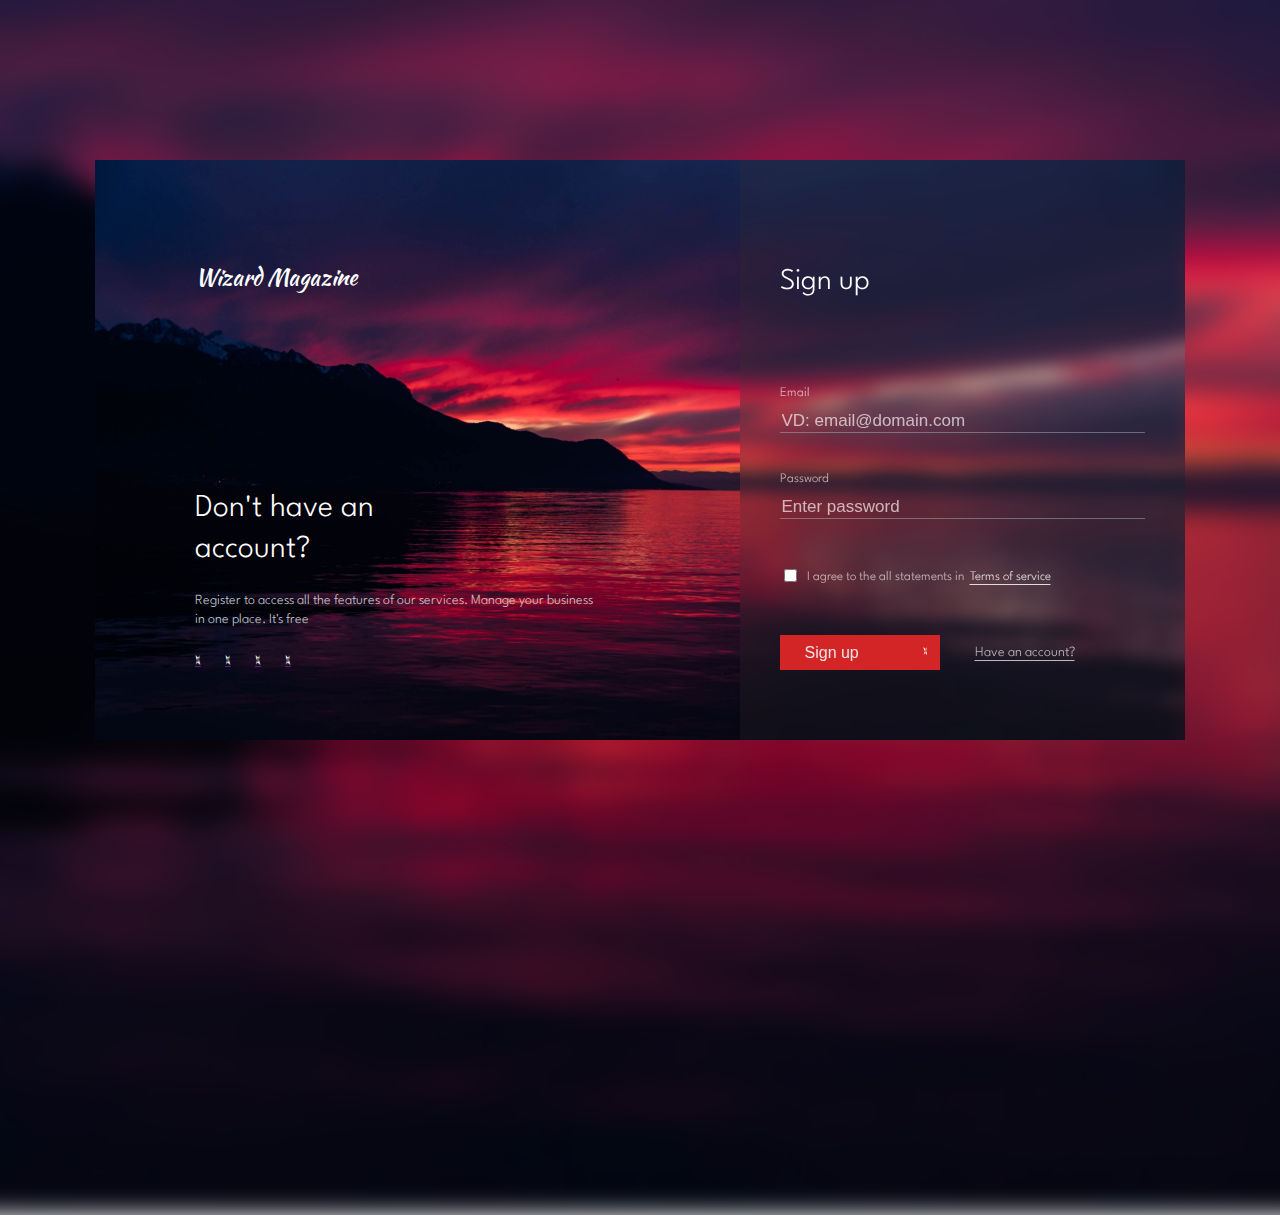
<file: LoginDarkSunSet/index.html>
<!DOCTYPE html>
<html lang="en">
<head>
   <meta charset="UTF-8">
   <meta http-equiv="X-UA-Compatible" content="IE=edge">
   <meta name="viewport" content="width=device-width, initial-scale=1.0">
   <title>Blur login</title>
   <link rel="stylesheet" href="style.css">
   <link rel="stylesheet" href="https://cdnjs.cloudflare.com/ajax/libs/font-awesome/4.7.0/css/font-awesome.min.css">
   <link rel="stylesheet" href="https://pro.fontawesome.com/releases/v5.10.0/css/all.css" integrity="sha384-AYmEC3Yw5cVb3ZcuHtOA93w35dYTsvhLPVnYs9eStHfGJvOvKxVfELGroGkvsg+p" crossorigin="anonymous"/>
   <link rel="preconnect" href="https://fonts.googleapis.com">
   <link rel="preconnect" href="https://fonts.gstatic.com" crossorigin>
   <link href="https://fonts.googleapis.com/css2?family=Spartan:wght@300;400;500;600&display=swap" rel="stylesheet">
   <link href="https://fonts.googleapis.com/css2?family=Kaushan+Script&display=swap" rel="stylesheet">
</head>
<body >
   <div class="overlay"></div>
   <div class="login-container">
      <div>
         <div class="logo">
            <i class="fas fa-hat-wizard"></i>
            <span>Wizard Magazine</span>
         </div>
         <div class="register">
            <div>Don't have an account?</div>
            <p>Register to access all the features of our services. Manage your business in one place. It's free</p>
            <div class="social">
               <a data-toggle="tooltip" title="Facebook" href=""><i class="fab fa-facebook-f"></i></a>
               <a data-toggle="tooltip" title="Google" href=""><i class="fab fa-google"></i></a>
               <a data-toggle="tooltip" title="Pinterest" href=""><i class="fab fa-pinterest-p"></i></a>
               <a data-toggle="tooltip" title="Github" href=""><i class="fab fa-github"></i></a>
            </div>
         </div>
      </div>

      <div class="form-login">
         <form action="" method="POST" class="form" id="form-2">
            <h3 class="heading">Sign up</h3>      
            <div class="spacer"></div>
      
            <div class="form-group">
              <label for="email" class="form-label">Email</label>
              <input id="email" name="email" type="text" placeholder="VD: email@domain.com" class="form-control">
              <span class="form-message"></span>
            </div>
      
            <div class="form-group">
              <label for="password" class="form-label">Password</label>
              <input id="password" name="password" type="password" placeholder="Enter password" class="form-control">
              <span class="form-message"></span>
            </div>

            <div class="form-group f-term">
               <input id="agree" name="agree" type="checkbox" class="form-control">
               <label for="agree" class="form-label">I agree to the all statements in <a href="">Terms of service</a></label>               
               <span class="form-message"></span>
             </div>
      
            <div class="sign-up">
               <div>
                  <button class="form-submit">Sign up</button>
                  <i class="fas fa-chevron-right"></i>
               </div>
               <a href="">Have an account?</a>
            </div>
          </form>
      </div>
   </div>


   <script src="validate.js"></script>
   <script>
      // Select all elements with data-toggle="tooltips" in the document
      $('[data-toggle="tooltip"]').tooltip();

      // Select a specified element
      // $('#myTooltip').tooltip();
    

    document.addEventListener('DOMContentLoaded', function () {
      // Mong muốn của chúng ta
      Validator({
        form: '#form-1',
        formGroupSelector: '.form-group',
        errorSelector: '.form-message',
        rules: [
          Validator.isRequired('#fullname', 'Vui lòng nhập tên đầy đủ của bạn'),
          Validator.isEmail('#email'),
          Validator.minLength('#password', 6),
          Validator.isRequired('#password_confirmation'),
          Validator.isConfirmed('#password_confirmation', function () {
            return document.querySelector('#form-1 #password').value;
          }, 'Mật khẩu nhập lại không chính xác')
        ],
        onSubmit: function (data) {
          // Call API
          console.log(data);
        }
      });


      Validator({
        form: '#form-2',
        formGroupSelector: '.form-group',
        errorSelector: '.form-message',
        rules: [
          Validator.isEmail('#email'),
          Validator.minLength('#password', 6),
        ],
        onSubmit: function (data) {
          // Call API
          console.log(data);
        }
      });
    });

  </script>
</body>
</html>
</file>
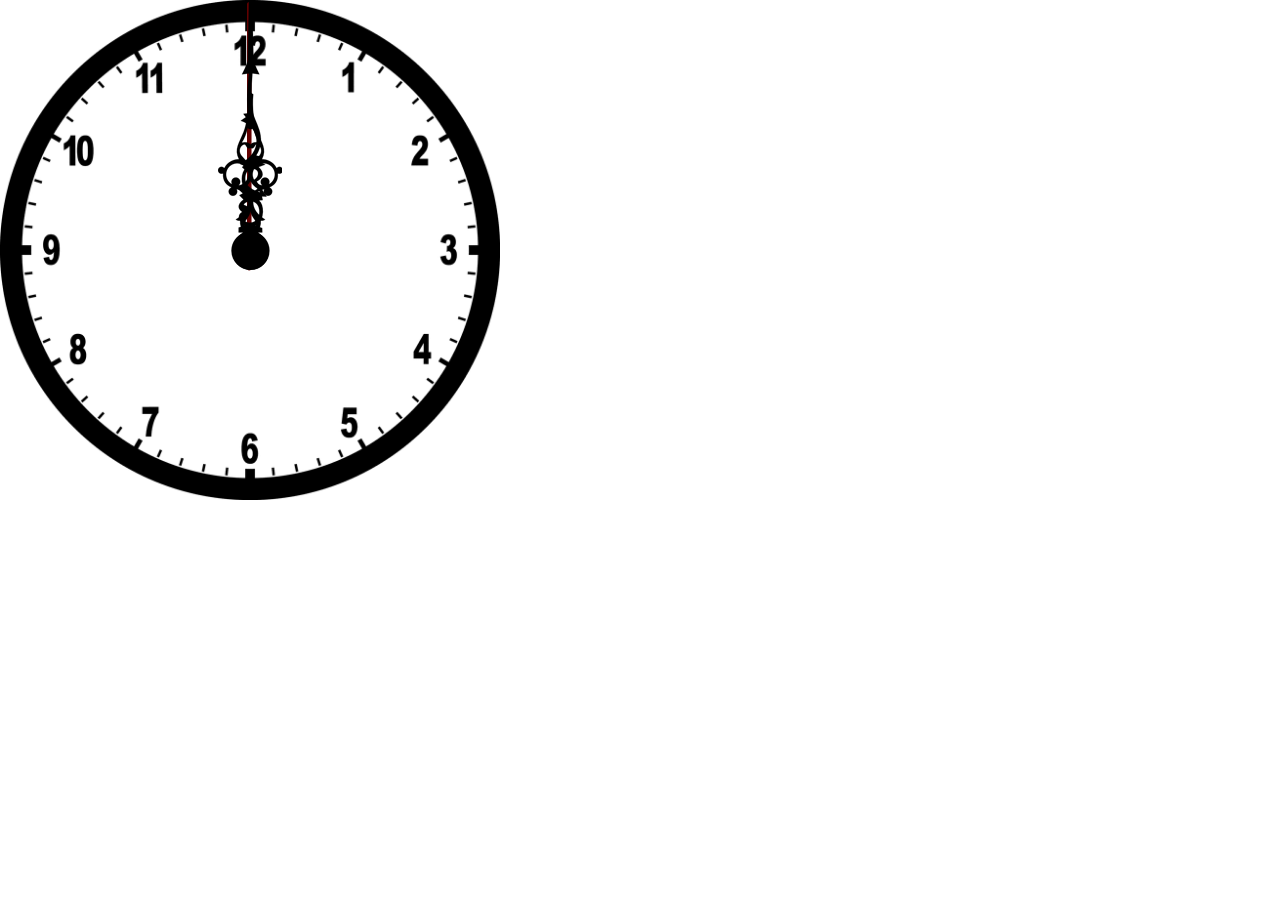
<file: javascrip/đồng hồ treo tương/index.html>
<!DOCTYPE html>
<html lang="en">
<head>
	<meta charset="UTF-8">
	<title>Clock</title>
	<script src="js/jquery-3.2.1.js"></script>
	<style>
		#clock-face, #sec-hand, #min-hand, #hour-hand {
			position: absolute;
			top: 0;
			left: 0;
			width: 500px;
		}
	</style>
</head>
<body>
	<img src="images/clockface.gif" alt="" id="clock-face">
	<img  src="images/sec_hand.png" alt=""  id="sec-hand">
	<img  src="images/minute_hand.png" alt="" id="min-hand">
	<img  src="images/hour_hand.png" alt="" id="hour-hand">
	<script src="js/scrip.js"></script>
</body>
</html>
</file>
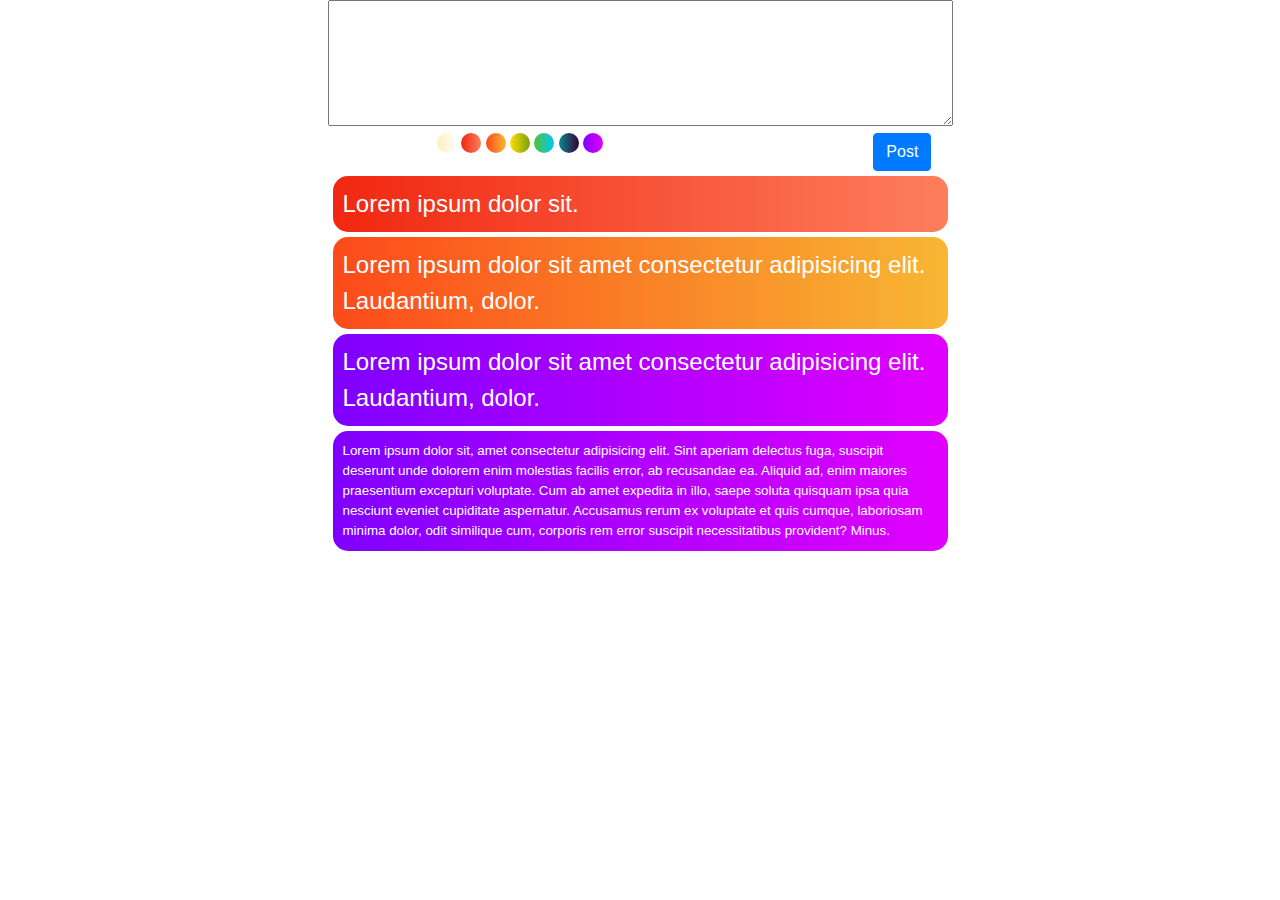
<file: javascrip/chat javascrip.html>
<!DOCTYPE html>
<html lang="en">

<head>
    <meta charset="UTF-8">
    <meta name="viewport" content="width=b4-fo, initial-scale=1.0">
    <meta http-equiv="X-UA-Compatible" content="ie=edge">
    <link rel="stylesheet" href="https://maxcdn.bootstrapcdn.com/bootstrap/4.5.0/css/bootstrap.min.css">
    <script src="https://ajax.googleapis.com/ajax/libs/jquery/3.5.1/jquery.min.js"></script>
    <script src="https://cdnjs.cloudflare.com/ajax/libs/popper.js/1.16.0/umd/popper.min.js"></script>
    <script src="https://maxcdn.bootstrapcdn.com/bootstrap/4.5.0/js/bootstrap.min.js"></script>
    <title>Document</title>
    <style>
        #status {
            width: 100%;
        }

        .theme div {
            width: 20px;
            height: 20px;
            display: inline-block;
            border-radius: 15px
        }
        .white{
            background: linear-gradient(to right, #ffefba, #ffffff); 
        }
        .red {
            background: linear-gradient(to right, #f12711, #fc4a1ab5);
            color: white
        }
        .orange {
            background: linear-gradient(to right, #fc4a1a, #f7b733);
            color: white
        }
        .yellow {
            background: linear-gradient(to right, #ffe000, #799f0c);
            color: white
        }
        .green {
            background: linear-gradient(to right, #52c234, #00c6ff);
            color: white
        }
        .blue {
            background: linear-gradient(to right, #0b8793, #360033);
            color: white
        }
        .purple {
            background: linear-gradient(to right, #7f00ff, #e100ff);
            color: white
        }
        article {
            border-radius: 15px;
            margin: 5px;
            padding: 10px;
            font-size: 18pt
        }
        .small-text{
            font-size: 10pt
        }
    </style>
</head>
<body>
    <div class="comtainer">
        <div class="row">
            <div class="col-md-6 offset-md-3">
                <textarea name="" id="status" cols="30" rows="5" ></textarea>
            </div>
            <div class="col-md-4 offset-md-4 theme">
                <div class="white"></div>
                <div class="red"></div>
                <div class="orange"></div>
                <div class="yellow"></div>
                <div class="green"></div>
                <div class="blue"></div>
                <div class="purple"></div>
            </div>
            <div class="col-md-1">
                <button class="btn btn-primary">Post</button>
            </div>
        </div>
        <div class="row">
            <div class="col-md-6 offset-md-3 status-area">
                <article class="red">Lorem ipsum dolor sit.</article>
                <article class="orange">Lorem ipsum dolor sit amet consectetur adipisicing elit. 
                    Laudantium, dolor.</article>
                <article class="purple">Lorem ipsum dolor sit amet consectetur adipisicing elit. 
                    Laudantium, dolor.</article>
                <article class="purple small-text">Lorem ipsum dolor sit, amet consectetur adipisicing elit. 
                    Sint aperiam delectus fuga, suscipit deserunt unde dolorem enim molestias facilis error, 
                    ab recusandae ea. Aliquid ad, enim maiores praesentium excepturi voluptate. 
                    Cum ab amet expedita in illo, saepe soluta quisquam ipsa quia nesciunt eveniet cupiditate 
                    aspernatur. Accusamus rerum ex voluptate et quis cumque, laboriosam minima dolor, 
                    odit similique cum, corporis rem error suscipit necessitatibus provident? Minus.</article>
            </div>
        </div>
    </div>
    <script>
          const white = document.querySelector('.white');
          const red = document.querySelector('.red');
          const orange = document.querySelector('.orange');
          const yellow = document.querySelector('.yellow');
          const green = document.querySelector('.green');
          const blue = document.querySelector('.blue');
          const purple = document.querySelector('.purple');

          const status = document.querySelector('#status');
          const status_area = document.querySelector('.status-area');
          const post = document.querySelector('button');

          let color=['white','red','orange','yellow','green','blue','purple'];
          white.onclick = () => {
           for(let i=0;i<color.length;i++){
            status.classList.remove(color[i]);
           }
            status.classList.add('white');
         }
         red.onclick = () => {
           for(let i=0;i<color.length;i++){
            status.classList.remove(color[i]);
           }
            status.classList.add('red');
         }
         orange.onclick = () => {
           for(let i=0;i<color.length;i++){
            status.classList.remove(color[i]);
           }
            status.classList.add('orange');
         }
         yellow.onclick = () => {
           for(let i=0;i<color.length;i++){
            status.classList.remove(color[i]);
           }
            status.classList.add('yellow');
         }
         green.onclick = () => {
           for(let i=0;i<color.length;i++){
            status.classList.remove(color[i]);
           }
            status.classList.add('green');
         }
         blue.onclick = () => {
           for(let i=0;i<color.length;i++){
            status.classList.remove(color[i]);
           }
            status.classList.add('blue');
         }
         purple.onclick = () => {
           for(let i=0;i<color.length;i++){
            status.classList.remove(color[i]);
           }
            status.classList.add('purple');
         }
         post.onclick = () => {
            status_area.insertAdjacentHTML('beforeend','<article class="'+status.classList+'">'+status.value+'</article>');
         }
    </script>
</body>

</html>
</file>
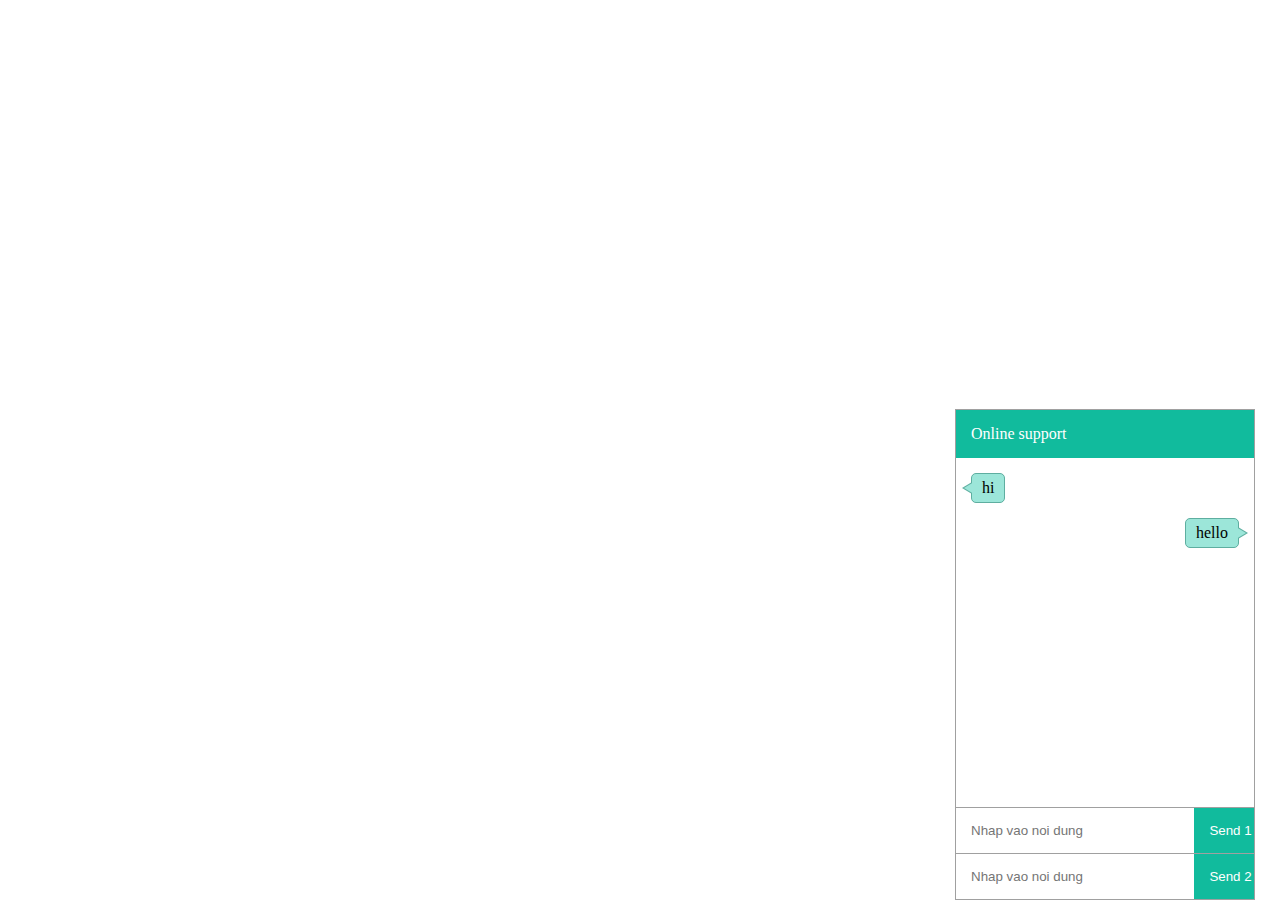
<file: javascrip/chat right màn hinh/chat.html>
<!DOCTYPE html>
<html>
<head>
<title>Chat</title>
<script src="js/jquery-3.2.1.js"></script>
<link rel="stylesheet" type="text/css" href="css/styles.css">
</head>
	
<body>
	
	 <div class="chat-cover">
	 	<div class="btn-show">Online support</div>
	 	<div class="chat">
	 		<div class="box-msg msg-left">hi</div>
			<div class="box-msg msg-right">hello</div>
	 	</div>
	 	<div class="control">
	 		<input type="text" id="message" placeholder="Nhap vao noi dung">
	 		<input type="button" value="Send 1" id="send">
	 	</div>
	 	<div class="control">
	 		<input type="text" id="message2" placeholder="Nhap vao noi dung">
	 		<input type="button" value="Send 2" id="send2">
	 	</div>
	</div>
	<script src="js/scrip.js"></script>
</body>
</html>
</file>
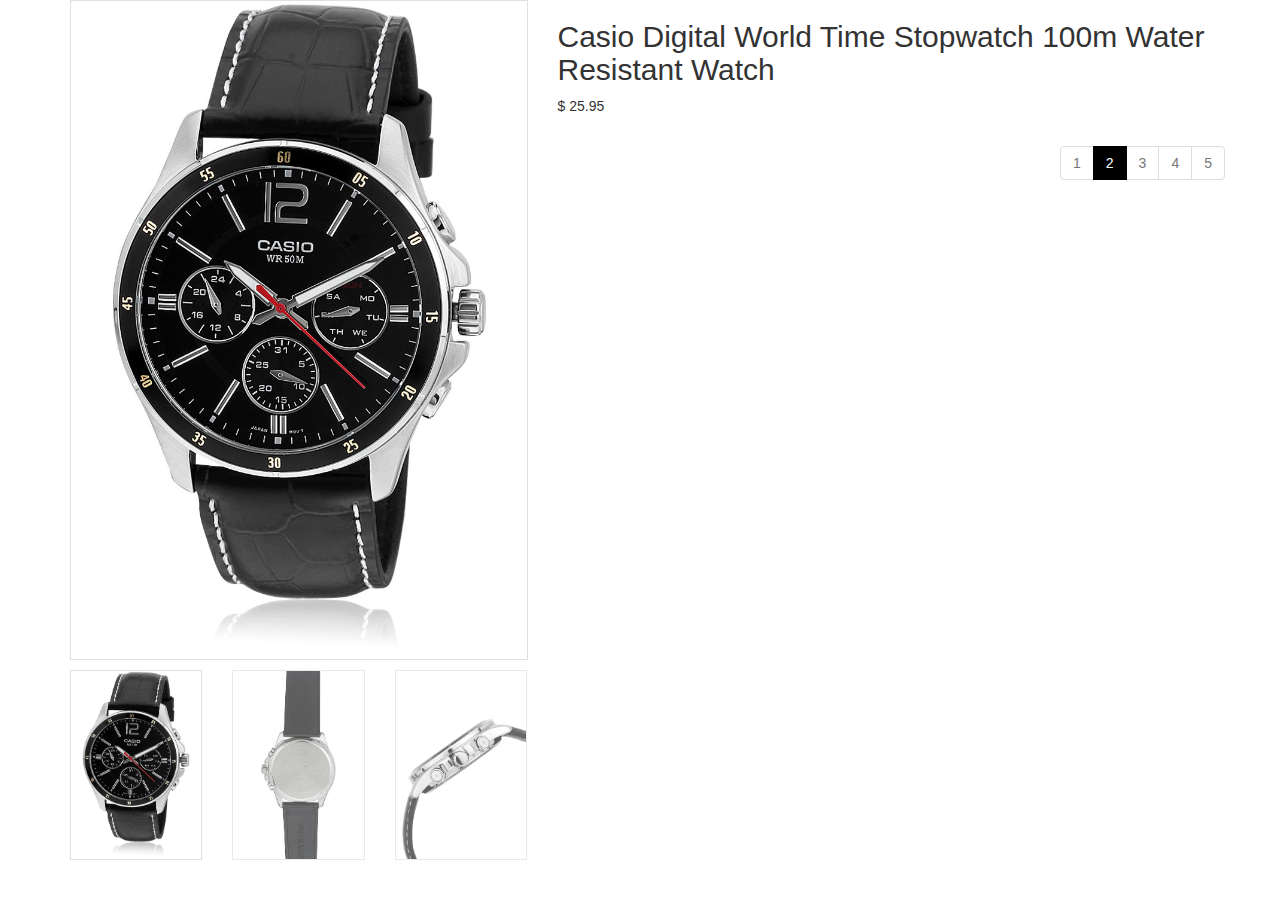
<file: javascrip/javascrip 1 img to 3img nhỏ và phân trang/detail.html>
<!DOCTYPE html>
<html lang="en">
<head>
	<meta charset="UTF-8">
	<meta name="viewport" content="width=device-width, initial-scale=1">
	<title></title>
	<link rel="stylesheet" type="text/css" href="public/css/style.css">
	<link rel="stylesheet" type="text/css" href="public/css/bootstrap.min.css">
		
</head>
<body>

	<div class="content">
		<div class="container">
			<div class="row">
				<div class="col-md-5">
					<div class="row">
						<div class="col-md-12"> 
							<img class="large-pic" src="public/images/s-1.jpg">
						</div>				
					</div>					
					<div class="row">
						<div class="col-md-4">
							<img class="small-pic" src="public/images/s-1.jpg">
						</div>
						<div class="col-md-4">
							<img class="small-pic faded" src="public/images/s-2.jpg">
						</div>
						<div class="col-md-4">
							<img class="small-pic faded" src="public/images/s-3.jpg">
						</div>
					</div>
				</div>
				<div class="col-md-7">
					<h2>Casio Digital World Time Stopwatch 100m Water Resistant Watch</h2>
					<p class="price">$ 25.95</p>
				
				
			</div>
			<ul class="pagination" style="float: right">
				<li><a href="#">1</a></li>
				<li class="active"><a href="#">2</a></li>
				<li><a href="#">3</a></li>
				<li><a href="#">4</a></li>
				<li><a href="#">5</a></li>
			</ul>
		</div>
	</div>

	<script type="text/javascript" src="public/js/jquery-3.3.1.min.js"></script>
	<script type="text/javascript" src="public/js/bootstrap.min.js"></script>
	<script type="text/javascript" src="public/js/script.js"></script>
</body>
</html>
</file>
<file: javascrip/chat right màn hinh/css/styles.css>
* {
        box-sizing: border-box;
    }
    .chat-cover {
        width: 300px;
        position: fixed;
        bottom: 0;
        right: 25px;
        background: #fff;
    }
    .btn-show {
        width: 100%;
        background: #11bb9d;
        padding: 15px;
        border: 1px solid #a0a0a0;
        border-bottom: none;
        cursor: pointer;
        color: #fff;
    }
    .btn-show:hover {
        background: #e0e0e0;
        color: #333;
    }

    .chat {
        width: 100%;
        height: 350px;
        overflow: scroll;
        border: 1px solid #a0a0a0;
        border-top: none;
        padding: 15px;
    }

    .chat .box-msg {
        border-radius: 5px;
        background: #9ce6d9;
        border: #5eaea0 solid 1px;
        padding: 5px 10px;
        display: table;
        margin-bottom: 15px;
        max-width: 80%;
        position: relative;
        clear: both;
    }
    .control {
        border: #a0a0a0 solid 1px;
        border-top: none;
        overflow: hidden;
    }
    .control input[type='text'] {
        padding: 15px;
        width: 80%;
        border: none;
        float: left;
    }
    .control input[type='button'] {
        padding: 15px;
        width: 20%;
        border: none;
        background: #11bb9d;
        float: left;
        color: #fff;
    }

    .msg-left {float: left;}
    .msg-right {float: right;}

    .msg-left:before {
        content: '';
        width: 0;
        height: 0;
        border-right: 10px solid #5eaea0;
        border-top: 6px solid transparent;
        border-bottom: 6px solid transparent;
        position: absolute;
        top: calc(50% - 6px);
        left: -10px;
    }

    .msg-left:after {
        content: '';
        width: 0;
        height: 0;
        border-right: 10px solid #9ce6d9;
        border-top: 6px solid transparent;
        border-bottom: 6px solid transparent;
        position: absolute;
        top: calc(50% - 6px);
        left: -8px;
    }

    .msg-right:before {
        content: '';
        width: 0;
        height: 0;
        border-left: 10px solid #5eaea0;
        border-top: 6px solid transparent;
        border-bottom: 6px solid transparent;
        position: absolute;
        top: calc(50% - 6px);
        right: -10px;
    }

    .msg-right:after {
        content: '';
        width: 0;
        height: 0;
        border-left: 10px solid #9ce6d9;
        border-top: 6px solid transparent;
        border-bottom: 6px solid transparent;
        position: absolute;
        top: calc(50% - 6px);
        right: -8px;
    }
</file>
<file: javascrip/javascrip 1 img to 3img nhỏ và phân trang/public/css/style.css>
.large-pic {
	width: 100%;
    border: 1px solid #e1e0e0;
    margin-bottom: 10px
}
.small-pic {
    width: 100%;
    border: 1px solid #e1e0e0;
}
.small-pic:hover{
	opacity: 1;
}




.faded{
	opacity:0.7;
}



.pagination>.active>a, .pagination>.active>a:focus, .pagination>.active>a:hover, .pagination>.active>span, .pagination>.active>span:focus, .pagination>.active>span:hover {
    z-index: 3;
    color: #fff !important;
    cursor: default;
    background-color: #000000 !important;
    border-color: #000000 !important;
}


.pagination>li>a, .pagination>li>span {
    color: #777777 !important;
    }
</file>
<file: LoginDarkSunSet/style.css>
/* http://meyerweb.com/eric/tools/css/reset/ 
   v2.0 | 20110126
   License: none (public domain)
*/

html, body, div, span, applet, object, iframe,
h1, h2, h3, h4, h5, h6, p, blockquote, pre,
a, abbr, acronym, address, big, cite, code,
del, dfn, em, img, ins, kbd, q, s, samp,
small, strike, strong, sub, sup, tt, var,
b, u, i, center,
dl, dt, dd, ol, ul, li,
fieldset, form, label, legend,
table, caption, tbody, tfoot, thead, tr, th, td,
article, aside, canvas, details, embed, 
figure, figcaption, footer, header, hgroup, 
menu, nav, output, ruby, section, summary,
time, mark, audio, video {
	margin: 0;
	padding: 0;
	border: 0;
	font-size: 100%;
	font: inherit;
	vertical-align: baseline;
}
/* HTML5 display-role reset for older browsers */
article, aside, details, figcaption, figure, 
footer, header, hgroup, menu, nav, section {
	display: block;
}
body {
	line-height: 1;
}
ol, ul {
	list-style: none;
}
blockquote, q {
	quotes: none;
}
blockquote:before, blockquote:after,
q:before, q:after {
	content: '';
	content: none;
}
table {
	border-collapse: collapse;
	border-spacing: 0;
}
*{
   box-sizing: border-box;
}
html{
   width: 100%;
   height: 100%;
   font-family: 'Spartan', sans-serif;
}

body{
   
   width: 100%;
   height: 100%;
   background-repeat: no-repeat;
   background-size: cover;
   display: flex;
   justify-content: center;
   align-items: center;
   position: relative;
   z-index: 1;
   overflow: hidden;
   
}
.overlay{
   width: 170%;
   height: 170%;
   /* position: relative; */
   position: absolute;
   background-image: url(dark-sunset.jpg);
   /* backdrop-filter: blur(1px); */
   z-index: 2;
   filter: blur(13px);
   background-repeat: no-repeat;
   background-size: cover;
}


.login-container{
   position: relative;
   width: 1090px;
   z-index: 3;
   height: 580px;
   background-image: url(dark-sunset.jpg);
   background-repeat: no-repeat;
   background-size: cover;
   display: flex;
   justify-content: space-between;
   padding-left: 100px;
   color: white;
   font-weight: 300;

}

.login-container>div:first-child{
   max-width: 400px;
   display: flex;
   flex-direction: column;
   justify-content: space-between;
   padding: 100px 0;
   padding-bottom: 70px;
}

.logo span{
   font-family: 'Kaushan Script', cursive;
   font-size: 23px;
}
.logo i{
   color:rgb(255, 255, 255);
   font-size: 34px;
}

.register > div:first-child{
   font-size: 32px;
   max-width: 300px;
   line-height: 1.3;
   margin-bottom: 20px;
}
.register > p{
   font-size: 14px;
   line-height: 1.4;
   color: rgb(197, 202, 206);
   margin-bottom: 24px;
}
.register .social{
   margin-left: -20px;
}
.register .social a{
   margin-left: 20px;
}
.register .social  i{
   color:white;
   font-size: 15px;
}

.register .social a:hover i
{
   color: red;
}

.form-login{
   width: 45%;
   max-width: 48%;
   height: 100%;
   backdrop-filter: blur(8px);
   background-color: rgba(54, 52, 52, 0.2);
   /* display: flex; */
   /* align-items: center; */
   padding:100px 40px;
}

.form-login .form-group{
   display: flex;
   flex-direction: column;
   width: 100%;
   margin-top: 40px;
}

.form-login .form-group.f-term{
   display: flex;
   flex-direction: row !important;
   align-items: center;
}

.f-term label{
   margin-top: 10px;
   margin-left: 7px;
}
.f-term label a{
   margin-left: 3px;
   color: rgb(228, 220, 220);
   /* line-height: 1.2; */
   font-size: 13px;
   text-underline-position: under;
}

.f-term label a:hover{
   color: red;
}

.form-login .form .form-group input{
   background-color: transparent;
   outline: none;
   border: none;
   border-bottom: 1px solid rgba(159, 171, 175, 0.534);
   margin-top: 10px;
   color: white;
   font-size: 17px;
}

.form-login .form .form-group input::placeholder { /* Chrome, Firefox, Opera, Safari 10.1+ */
   color: rgba(255, 255, 255, 0.658);
   opacity: 1; /* Firefox */
 }
 
 .form-login .form .form-group .form-label{
   color: rgba(255, 255, 255, 0.658);
   font-size: 13px;
 }

.form-login .form .heading{
   font-size: 30px;
   margin-top: 7px;
}

.spacer{
   width: 100%;
   height: 50px;
}


.form-login .form .sign-up{
   margin-top: 50px;
   display: flex;
   align-items: center;
}
.form-login .form .sign-up>div{
   position: relative;
}
.form-login .form .sign-up button{
   background-color: rgb(211, 37, 37);
   color: rgb(238, 227, 227);
   width: 160px;
   height: 35px;
   border: none;
   outline: none;
   font-size: 16px;
   display: flex;
   align-items: center;
   padding-left: 25px;

}

.form-login .form .sign-up button:hover{
   background-color: rgb(143, 24, 24);
   cursor: pointer;
}
.form-login .form .sign-up>div i{
   position: absolute;
   top: 50%;
   right: 7%;
   transform: translateY(-50%);
   /* transform: translateX(50%); */
   font-size: 12px;
}


.sign-up a{
   /* display: block; */
   margin-left: 35px;
   color: rgb(190, 189, 187);
   font-size: 14px;
   text-underline-position: under;
   /* align-items: center; */
}

.sign-up a:hover{
   color: red;
}
</file>
